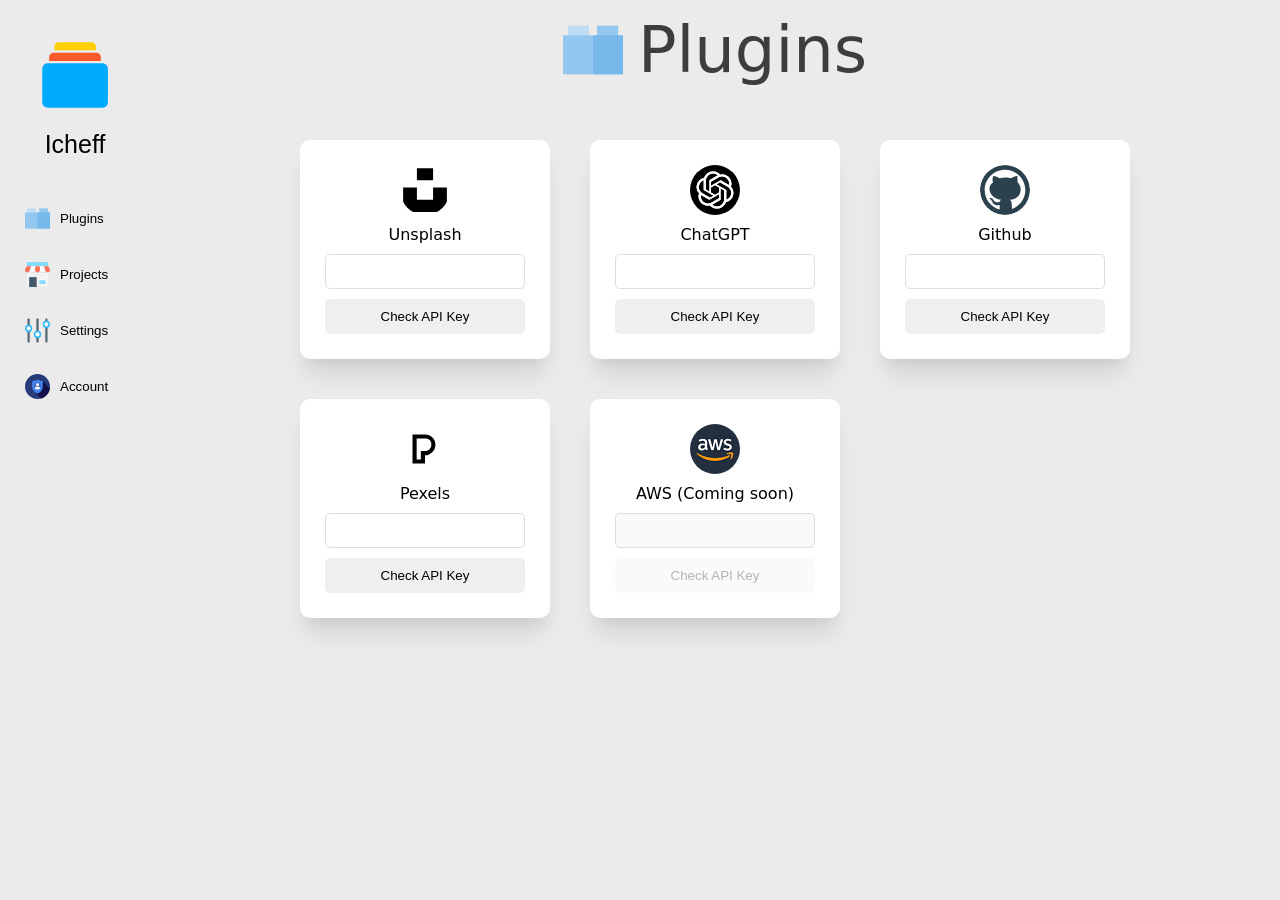
<file: plugins.html>
<!doctype html>
<html>
	<head>
		<meta charset="UTF-8">
		<meta name="viewport" content="width=device-width, initial-scale=1.0">
		<link rel="stylesheet" type="text/css" href="./css/sidebar-menu.css">
		
		<script src="./js/header/headerResetCss.js"></script>
	</head>
	<body>
		<div class="admin-container">
			<div class="admin-sidebar">
				<button id="admin-sidebar-brand" class="admin-sidebar-button" onclick="editorShow();">
					<img class ="admin-sidebar-icon" src="./assets/svg/icons/logo-menu.svg">
					<span class="admin-sidebar-title">Icheff</span>
				</button>
				<button class="admin-sidebar-button" onclick="editorShow();">
					<img class ="admin-sidebar-icon" src="./assets/svg/icons/plugins.svg">
					<span class="admin-sidebar-title">Plugins</span>
				</button>
				<button class="admin-sidebar-button" onclick="editorShow();">
					<img class ="admin-sidebar-icon" src="./assets/svg/icons/projects-menu.svg">
					<span class="admin-sidebar-title">Projects</span>
				</button>
				<button class="admin-sidebar-button" onclick="editorShow();">
					<img class ="admin-sidebar-icon" src="./assets/svg/icons/settings-2.svg">
					<span class="admin-sidebar-title">Settings</span>
				</button>
				<button class="admin-sidebar-button" onclick="editorShow();">
					<img class ="admin-sidebar-icon" src="./assets/svg/icons/account-menu.svg">
					<span class="admin-sidebar-title">Account</span>
				</button>
			</div>
			<div class="admin-content">				
				<div class="admin-content-title">
					<img class ="admin-title-icon" src="./assets/svg/icons/plugins.svg">
					<h1 class="admin-title-text">Plugins</h1>
									
				</div>
				<div class="admin-content-grid">

					<div class="admin-content-items">						
						<img class ="admin-sidebar-plugin-icon" src="./assets/svg/icons/unsplash.svg">
						<h2>Unsplash</h2>				
						<input id="unsplash_input" type="password" required>
						<button id="unsplash_btn">Check API Key</button>							
					</div>

					<div class="admin-content-items">						
						<img class ="admin-sidebar-plugin-icon" src="./assets/svg/icons/chatgpt.png">
						<h2>ChatGPT</h2>						
						<input id="chatgpt_input" type="password" required>
						<button id="chatgpt_btn">Check API Key</button>						
					</div>
					

					<div class="admin-content-items">						
						<img class ="admin-sidebar-plugin-icon" src="./assets/svg/icons/github.svg">
						<h2>Github</h2>						
						<input id="github_input" type="password" required>
						<button id="github_btn">Check API Key</button>						
					</div>

					<div class="admin-content-items">						
						<img class ="admin-sidebar-plugin-icon" src="./assets/svg/icons/pexels.svg">
						<h2>Pexels</h2>						
						<input id="pexels_input" type="password" required>
						<button id="pexels_btn">Check API Key</button>								
					</div>

					<div class="admin-content-items">						
						<img class ="admin-sidebar-plugin-icon" src="./assets/svg/icons/aws.png">
						<h2>AWS (Coming soon)</h2>						
						<input disabled id="aws_input" type="password" required>
						<button disabled id="aws_btn">Check API Key</button>						
					</div>

				</div>
						
			</div>
		</div>

		<footer>
			<script src="./js/plugin/pluginSaveApi.js"></script>
			<script src="./js/plugin/pluginCheckApi.js"></script>
		</footer>
		
	</body>
</html>
</file>
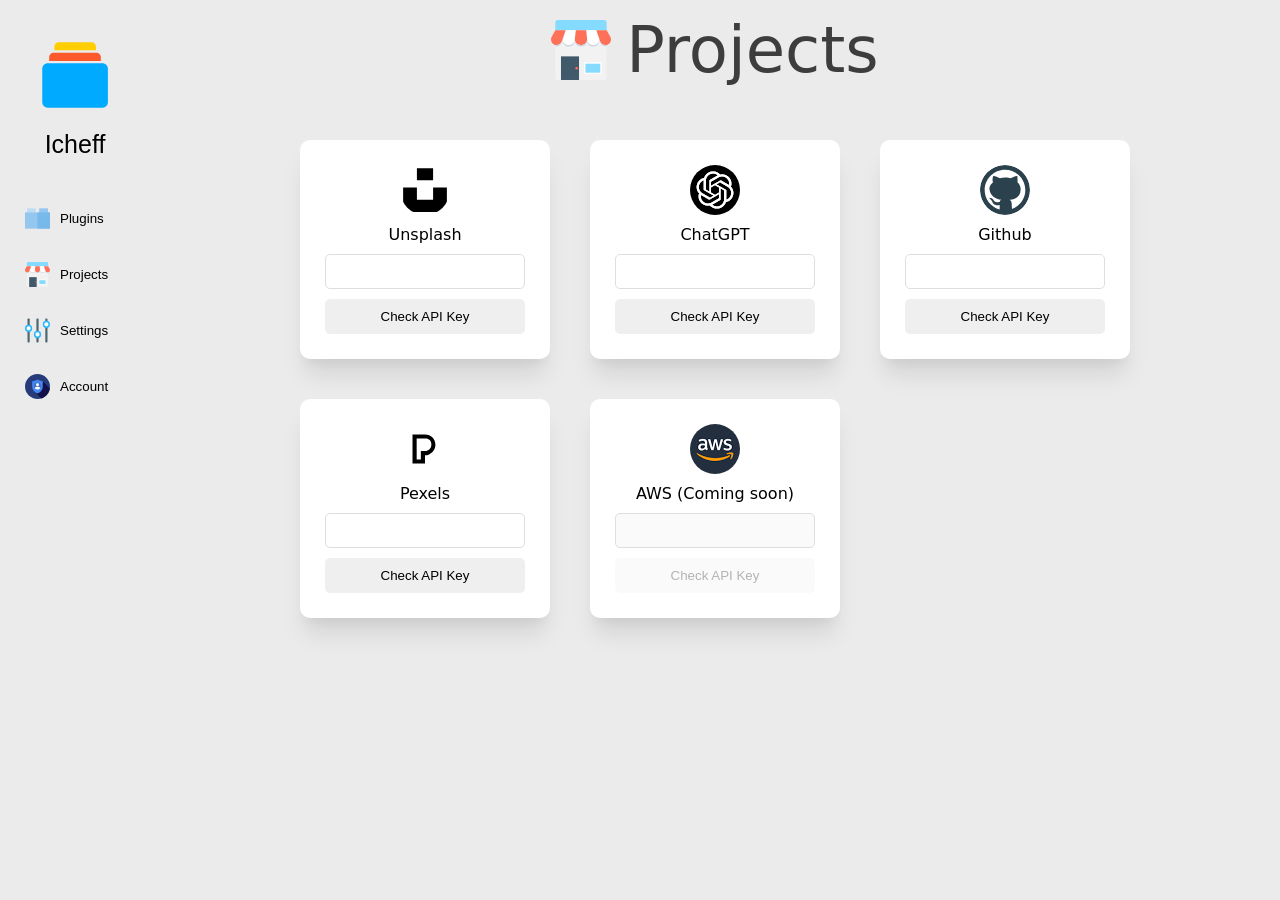
<file: projects.html>
<!doctype html>
<html>
	<head>
		<meta charset="UTF-8">
		<meta name="viewport" content="width=device-width, initial-scale=1.0">
		<link rel="stylesheet" type="text/css" href="./css/sidebar-menu.css">
		
		<script src="./js/header/headerResetCss.js"></script>
	</head>
	<body>
		<div class="admin-container">
			<div class="admin-sidebar">
				<button id="admin-sidebar-brand" class="admin-sidebar-button" onclick="editorShow();">
					<img class ="admin-sidebar-icon" src="./assets/svg/icons/logo-menu.svg">
					<span class="admin-sidebar-title">Icheff</span>
				</button>
				<button class="admin-sidebar-button" onclick="editorShow();">
					<img class ="admin-sidebar-icon" src="./assets/svg/icons/plugins.svg">
					<span class="admin-sidebar-title">Plugins</span>
				</button>
				<button class="admin-sidebar-button" onclick="editorShow();">
					<img class ="admin-sidebar-icon" src="./assets/svg/icons/projects-menu.svg">
					<span class="admin-sidebar-title">Projects</span>
				</button>
				<button class="admin-sidebar-button" onclick="editorShow();">
					<img class ="admin-sidebar-icon" src="./assets/svg/icons/settings-2.svg">
					<span class="admin-sidebar-title">Settings</span>
				</button>
				<button class="admin-sidebar-button" onclick="editorShow();">
					<img class ="admin-sidebar-icon" src="./assets/svg/icons/account-menu.svg">
					<span class="admin-sidebar-title">Account</span>
				</button>
			</div>
			<div class="admin-content">				
				<div class="admin-content-title">
					<img class ="admin-title-icon" src="./assets/svg/icons/projects-menu.svg">
					<h1 class="admin-title-text">Projects</h1>
									
				</div>
				<div class="admin-content-grid">

					<div class="admin-content-items">						
						<img class ="admin-sidebar-plugin-icon" src="./assets/svg/icons/unsplash.svg">
						<h2>Unsplash</h2>				
						<input id="unsplash_input" type="password" required>
						<button id="unsplash_btn">Check API Key</button>							
					</div>

					<div class="admin-content-items">						
						<img class ="admin-sidebar-plugin-icon" src="./assets/svg/icons/chatgpt.png">
						<h2>ChatGPT</h2>						
						<input id="chatgpt_input" type="password" required>
						<button id="chatgpt_btn">Check API Key</button>						
					</div>
					

					<div class="admin-content-items">						
						<img class ="admin-sidebar-plugin-icon" src="./assets/svg/icons/github.svg">
						<h2>Github</h2>						
						<input id="github_input" type="password" required>
						<button id="github_btn">Check API Key</button>						
					</div>

					<div class="admin-content-items">						
						<img class ="admin-sidebar-plugin-icon" src="./assets/svg/icons/pexels.svg">
						<h2>Pexels</h2>						
						<input id="pexels_input" type="password" required>
						<button id="pexels_btn">Check API Key</button>								
					</div>

					<div class="admin-content-items">						
						<img class ="admin-sidebar-plugin-icon" src="./assets/svg/icons/aws.png">
						<h2>AWS (Coming soon)</h2>						
						<input disabled id="aws_input" type="password" required>
						<button disabled id="aws_btn">Check API Key</button>						
					</div>

				</div>
						
			</div>
		</div>

		<footer>
			<script src="./js/plugin/pluginSaveApi.js"></script>
			<script src="./js/plugin/pluginCheckApi.js"></script>
		</footer>
		
	</body>
</html>
</file>
<file: css/sidebar-menu.css>
.admin-sidebar {
    height: 100vh;
    display: grid;
    place-content: start center;
    position: sticky;
    top: 0;
    width: 150px;
    overflow-y: scroll;
    gap: 1px;
    
}
#admin-sidebar-brand {
    display: grid;
    grid-template-columns: 1fr;
    place-items: center;
    padding: 30px;
    gap: 10px;
    border-bottom: 1px solid #ebebeb;
    font-size: 25px;
}
.admin-sidebar-button {
    width: 150px;
    display: grid;
    place-items: center start;
    grid-template-columns: 35px 1fr;
    background: none;
    border: none;
    gap: 5px;
    padding: 10px 20px;
}
img.admin-sidebar-icon {
    padding: 5px;
}
.admin-container {
    display: grid;
    grid-template-columns: 150px 1fr;
    background: #ebebeb;
    min-height: 100vh;
}
.admin-content-title {
    display: grid;
    place-items: center;
    height: 100px;
    font-size: 33px;
    place-content: center;
    grid-template-columns: 60px auto;
    gap: 15px;
}
.admin-content-grid {
    display: grid;
    grid-template-columns: repeat(auto-fit,minmax(auto,250px));
    gap: 40px;
    padding: 40px;
    place-content: center;
}
img.admin-sidebar-plugin-icon {
    width: 50px;
    height: 50px;
    border-radius: 50%;
}
img.admin-sidebar-plugin-icon {
    width: 50px;
}
.admin-content-items {
    position:relative;
    background: white;
    padding: 10%;
    text-align: center;
    border-radius: 10px;
    display: grid;
    place-items: center;
    gap: 10px;
    box-shadow: 0 20px 25px -5px rgb(0 0 0 / 10%), 0 10px 10px -5px rgb(0 0 0 / 4%);
}
.admin-content-items input,
.admin-content-items button {
    width: 100%;
    height:35px;
    border-radius: 5px;
}
.admin-content-items button {
    border:none;
}
.admin-content-items input{
    border:1px solid #dedede;
    padding:10px;
    
}
h1.admin-title-text {
    font-size: 4rem;
    font-weight: 100;
    color: #3d3d3d;
}
</file>
